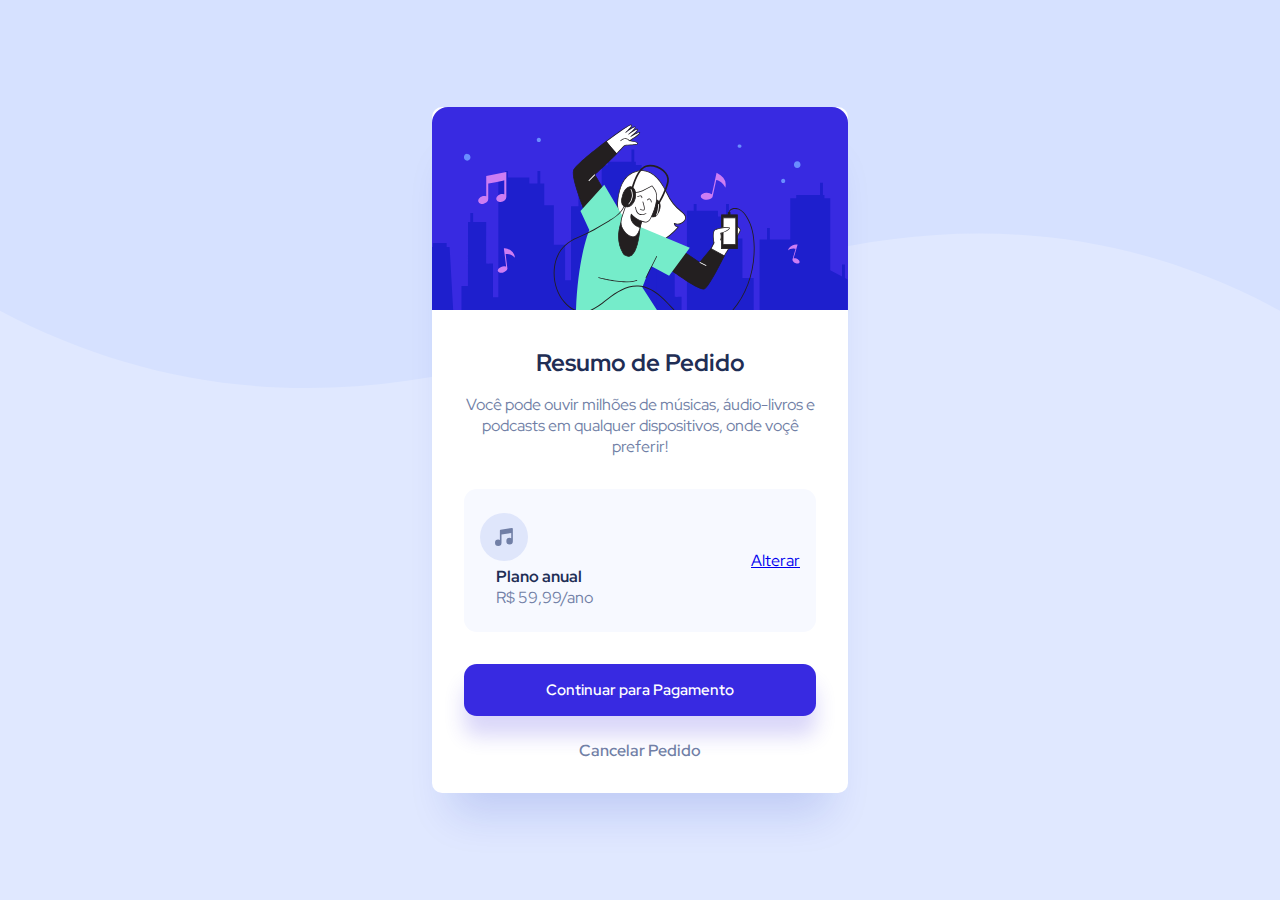
<file: Trabalho5.1/Card Resumo do Pedido/index.html>
<!DOCTYPE html>
<html lang="pt-br">

<head>
    <meta charset="UTF-8">
    <meta http-equiv="X-UA-Compatible" content="IE=edge">
    <meta name="viewport" content="width=device-width, initial-scale=1.0">
    <title>Card Resumo do Pedido</title>
    <link rel="stylesheet" href="css/style.css">
</head>

<body>
    <main>
        <img src="img/illustration-hero.svg">
        <section>
            <h1>Resumo de Pedido</h1>
            <span class="descricao">Você pode ouvir milhões de músicas, áudio-livros e podcasts em qualquer
                dispositivos, onde voçê preferir! </span>

            <div class="informacao">
                <div class="preco-anual">
                    <img src="img/icon-music.svg">
                    <div class="preco">
                        <strong>Plano anual</strong>
                        <span>R$ 59,99/ano</span>
                    </div>
                </div>
                <a href="#">Alterar</a>
            </div>

            <button type="button">Continuar para Pagamento</button>
            <a href="#" class="cancelar-btn">Cancelar Pedido</a>

        </section>
    </main>
</body>

</html>
</file>
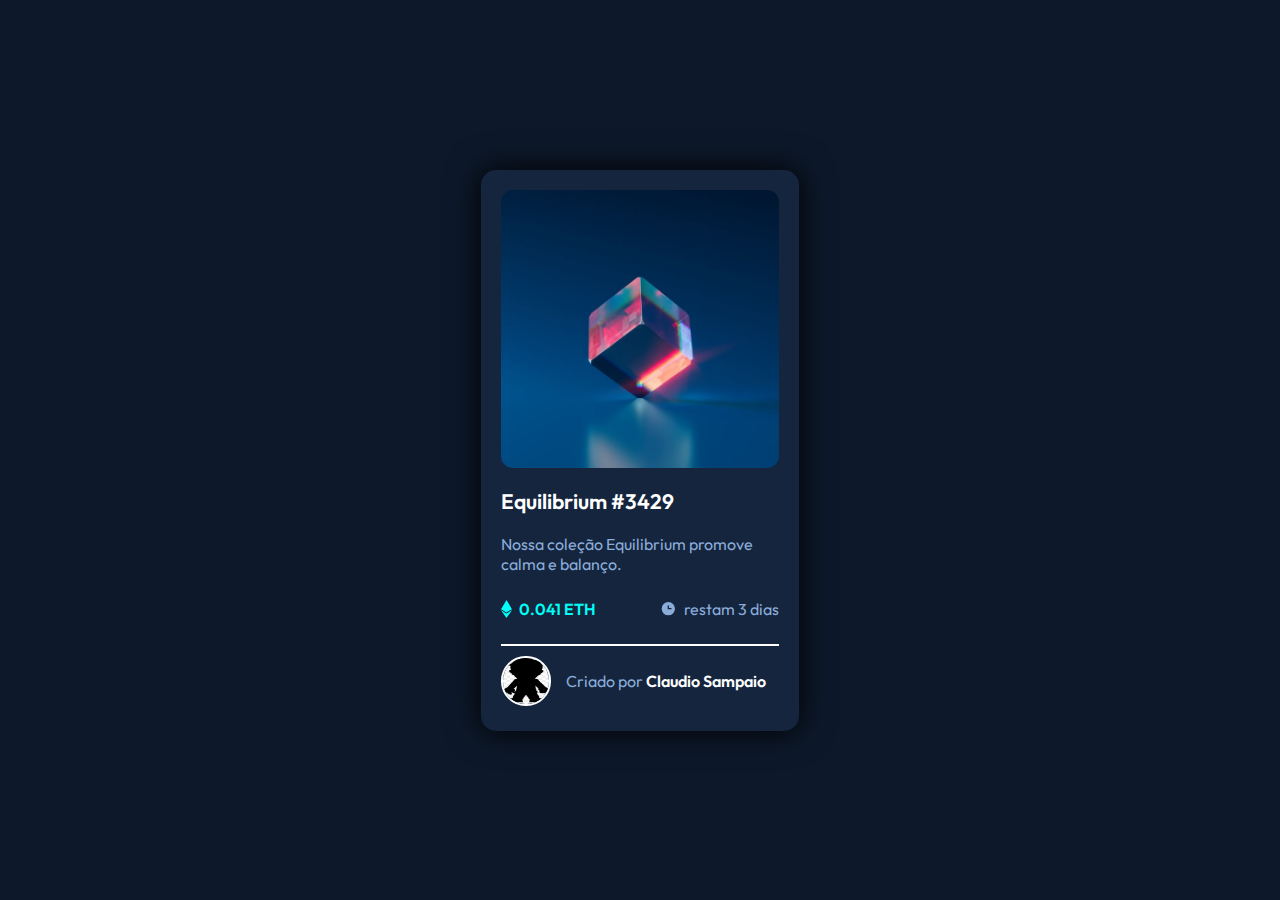
<file: Trabalho5.1/Cart NFT/index.html>
<!DOCTYPE html>
<html lang="pt-br">

<head>
    <meta charset="UTF-8">
    <meta http-equiv="X-UA-Compatible" content="IE=edge">
    <meta name="viewport" content="width=device-width, initial-scale=1.0">
    <title>Card NFT</title>
    <link rel="stylesheet" href="css/style.css">
</head>

<body>
    <main>
        <section>

            <div class="img-top">
                <img src="img/equilibrium.jpg" alt="">
                <div class="img-overlay">
                </div>
            </div>
            <div class="box-text">
                <a href="#">Equilibrium #3429</a>
                <p>Nossa coleção Equilibrium promove calma e balanço.</p>
                <div class="flex">
                    <div class="eth">
                        <img src="img/icon-ethereum.svg" alt="">
                        <p>0.041 ETH</p>
                    </div>
                    <div class="dias">
                        <img src="img/icon-clock.svg" alt="">
                        <p>restam 3 dias </p>
                    </div>
                </div>
                <hr>
                <div class="autor">
                    <img src="img/avatar.jpg">
                    <p>Criado por <a href="#" class="name">Claudio Sampaio</a></p>
                </div>
            </div>

        </section>
    </main>
</body>

</html>
</file>
<file: Trabalho5.1/Card Resumo do Pedido/css/style.css>
@import url('https://fonts.googleapis.com/css2?family=Red+Hat+Display:wght@500;700;900&display=swap');
* {
    margin: 0;
    padding: 0;
    box-sizing: border-box;font-family: 'Red Hat Display', sans-serif;
}

html {
    background: #e0e8ff;
}

body {
    background-image: url(../img/pattern-background.svg);
    background-size: 100%;
    background-repeat: no-repeat;
    width: 100%;
    height: 100vh;
    padding: 1rem;
    display: flex;
    align-items: center;
    justify-content: center;
}

main {
    background-color: #ffffff;
    max-width: 416px;
    border-radius: 10px;
    box-shadow: 0 40px 40px -20px #0d30bd27;
}

section {
    display: flex;
    align-items: center;
    flex-direction: column;
    padding: 0 2rem;
    height: 100%;
    width: 100%;
}

main h1 {
    font-size: 1.5rem;
    margin-top: 2rem;
    margin-bottom: 1rem;
    color: #1f2e55;
}

main span {
    text-align: center;
    color: #717fa6;
}

main strong {
    color: #1f2e55;
}

main img {
    border-radius: 1rem 1rem 0 0 ;
    width: 100%;
}

main .informacao {
    display: flex;
    align-items: center;
    justify-content: space-between;
    margin: 2rem 0;
    background-color: #f7f9ff;
    padding: 1.5rem 1rem;
    width: 100%;
    border-radius: 0.8rem;
}

maim .informacao .preco-anual {
    display: flex;
    align-items: center;
}

main .informacao .preco {
    display: flex;
    flex-direction: column;
    margin-left: 1rem;
}

main .informacao a:hover {
    color: #766cf1;
    text-decoration:none ;
}

main .informacao img {
    width: 3rem;
    height: 3rem;
}

main button {
    cursor: pointer;
    padding: 1rem 0;
    width: 100%;
    background-color: #382ae1;
    box-shadow: 0 20px 20px #382ae130;
    border-radius: 0.8rem;
    border: none;
    color: #ffffff;
    font-weight: 600;
    font-size: 95%;
    margin-bottom: 1.5rem;
    transition: background 0.3s;
}

 main button:hover {
     background-color: #766cf1;
 }

 .cancelar-btn {
     text-decoration: none;
     color: #717fa6;
     font-weight: 600;
     font-size: 1rem;
     margin-bottom: 2rem;
     transition: color 0.3s;
 }

 .cancelar-btn:hover {
     color: #1f2e55;
 }
 @media screen and (max-width: 650px) {
    body {
      background: url('../img/pattern-background.svg');
      background-size: 100%;
      background-repeat: no-repeat;
    }
  }
  
  @media screen and (max-width: 980px) {
    section {
      padding: 0 3rem;
    }
  }
</file>
<file: Trabalho5.1/Cart NFT/css/style.css>
@import url('https://fonts.googleapis.com/css2?family=Outfit:wght@300;400;600&display=swap');
*{
    margin: 0;
    padding: 0;
    box-sizing: border-box;
}
body{
    font-family: 'Outfit', sans-serif;
    background: #0d192b;
    display: flex;
    justify-content: center;
    align-items: center;
    min-height: 100vh;
    /* border: solid 2px white; */

}
main {
    max-width: 350px;
    margin: 0 auto;
    /* border: solid 25px #2c189b; */
}
section {
    margin: 2rem 1rem;
    padding: 20px;
    background-color: #14253d;
    border-radius: 15px;
    box-shadow: 0 0 30px 5px #000000bf;
    /* border: solid 2px #0bd34e; */

}
.img-top{
    border-radius: 12px;
    overflow: hidden;
    position: relative;
    /* border: solid 2px white; */

}
.img-top img{
    width: 100%;
    display: block;
    /* border: solid 2px white; */
}
.img-overlay{
    position: absolute;
    left: 0;
    top: 0;
    height: 100%;
    width: 100%;
    background-color: #00fff780;
    display: none;
    /* border: solid 2px white; */
}
.img-overlay img{
    position: absolute;
    width: 50px;
    left: 50%;
    top: 50%;
    transform: translate(-50%,-50%);
    /* border: solid 2px white; */

}
.img-top:hover .img-overlay{
    display: block;
}
.box-text a{
    color: #FFF;
    text-decoration: none;
    font-weight: 600;
    font-size: 21px;
    padding: 20px 0;
    display: inline-block;
    /* border: solid 2px white; */
}
.box-text a:hover{
    color: #00fff7;
}
p{
    color: #8bacda;
}
.flex{
    display: flex;
    align-items: center;
    justify-content: space-between;
    padding: 25px 0;
 /* border: solid 2px #411414; */
} 
.eth,.dias {
    display: flex;
    align-items: center;
}
.eth p{
    color: #00fff7;
    font-weight: 600;
    padding-left: 7px;
}
.dias p{
    padding-left: 7px;
}
hr{
    border-color: #2f415b;
    border: solid 1px #ffffff;
}
.autor{
    display: flex;
    align-items: center;
    padding-top: 5px;
}
.autor img{
    height: 50px;
    width: 50px;
    border-radius: 49%;
    border: 2px solid #FFF;
    margin-right: 15px;
}
.autor p a.name{
    color: #FFF;
    font-size: 16px;
}
.autor p a.name:hover{
    color: #00fff7;
}
</file>
